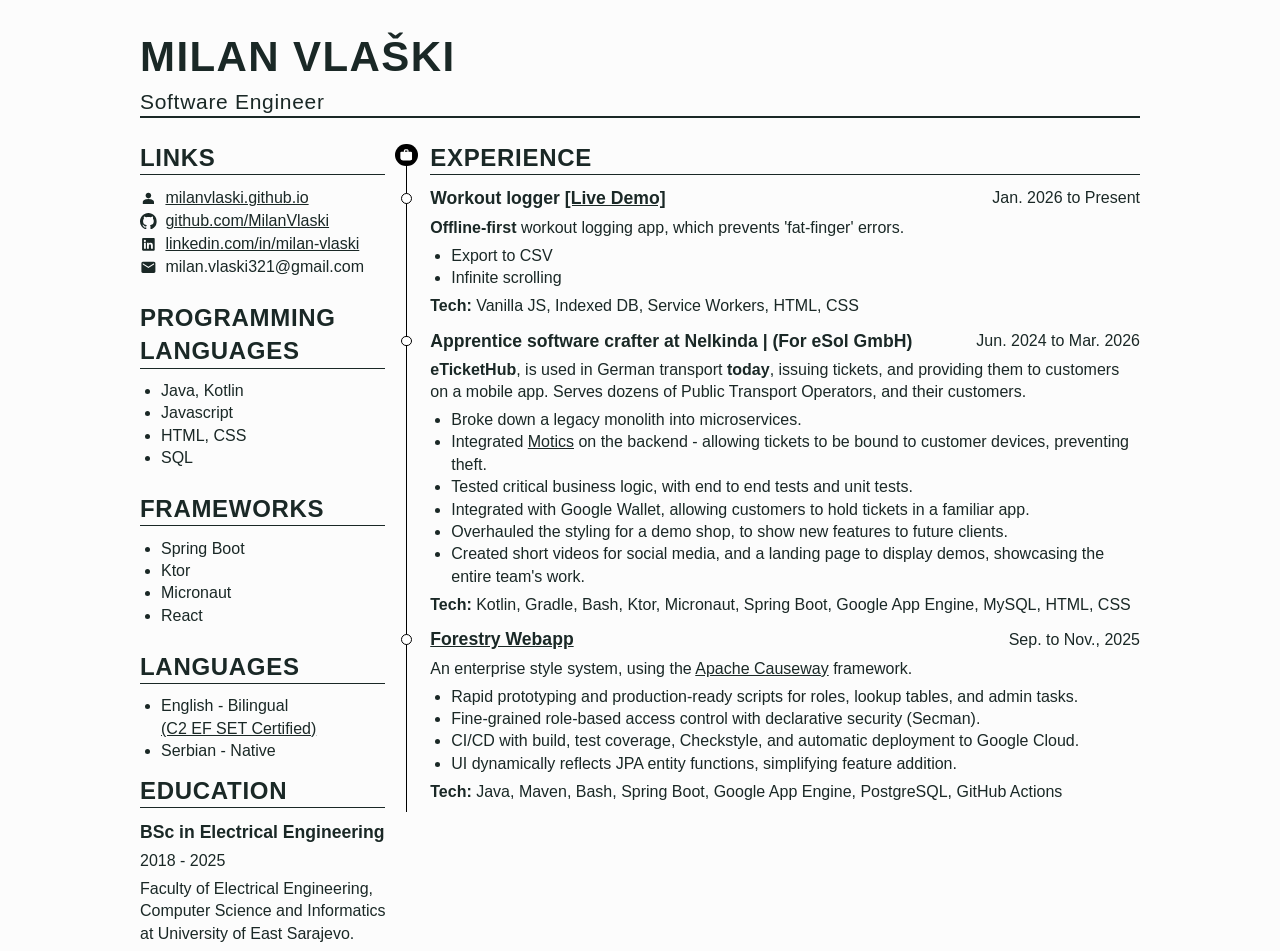
<file: index.html>
<!DOCTYPE html>
<html lang="en">

<head>
    <meta charset="UTF-8">
    <meta name="viewport" content="width=device-width, initial-scale=1.0">
    <link rel="stylesheet" href="style.css">
    <title>Milan Vlaški</title>
</head>

<body>
    <!-- svg icons-->
    <svg style="display: none;">
        <symbol id="icon-mail" viewBox="0 -960 960 960">
            <path d="M160-160q-33 0-56.5-23.5T80-240v-480q0-33 23.5-56.5T160-800h640q33 0 56.5 23.5T880-720v480q0 33-23.5 56.5T800-160H160Zm320-280 320-200v-80L480-520 160-720v80l320 200Z" />
        </symbol>
        <symbol id="icon-linkedin" viewBox="0 0 1024 1024">
            <path d="M782.293333 782.464H668.586667v-178.218667c0-42.496-0.853333-97.194667-59.306667-97.194666-59.264 0-68.309333 46.250667-68.309333 94.08v181.333333h-113.749334V416h109.226667v49.92h1.493333c15.274667-28.757333 52.394667-59.178667 107.861334-59.178667 115.2 0 136.533333 75.861333 136.533333 174.549334v201.173333zM298.794667 365.866667a65.962667 65.962667 0 0 1-66.048-66.090667 66.048 66.048 0 1 1 66.005333 66.090667z m57.002666 416.597333H241.749333V416H355.84v366.464zM839.253333 128H184.704C153.301333 128 128 152.746667 128 183.338667v657.322666C128 871.253333 153.344 896 184.661333 896h654.421334C870.4 896 896 871.253333 896 840.661333V183.338667C896 152.746667 870.4 128 839.082667 128h0.128z" />
        </symbol>
        <symbol id="icon-github" viewBox="0 0 24 24">
            <path fill-rule="evenodd" clip-rule="evenodd" d="M12 0C5.37 0 0 5.37 0 12C0 17.31 3.435 21.795 8.205 23.385C8.805 23.49 9.03 23.13 9.03 22.815C9.03 22.53 9.015 21.585 9.015 20.58C6 21.135 5.22 19.845 4.98 19.17C4.845 18.825 4.26 17.76 3.75 17.475C3.33 17.25 2.73 16.695 3.735 16.68C4.68 16.665 5.355 17.55 5.58 17.91C6.66 19.725 8.385 19.215 9.075 18.9C9.18 18.12 9.495 17.595 9.84 17.295C7.17 16.995 4.38 15.96 4.38 11.37C4.38 10.065 4.845 8.985 5.61 8.145C5.49 7.845 5.07 6.615 5.73 4.965C5.73 4.965 6.735 4.65 9.03 6.195C9.99 5.925 11.01 5.79 12.03 5.79C13.05 5.79 14.07 5.925 15.03 6.195C17.325 4.635 18.33 4.965 18.33 4.965C18.99 6.615 18.57 7.845 18.45 8.145C19.215 8.985 19.68 10.05 19.68 11.37C19.68 15.975 16.875 16.995 14.205 17.295C14.64 17.67 15.015 18.39 15.015 19.515C15.015 21.12 15 22.41 15 22.815C15 23.13 15.225 23.505 15.825 23.385C18.2072 22.5808 20.2773 21.0498 21.7438 19.0074C23.2103 16.9651 23.9994 14.5143 24 12C24 5.37 18.63 0 12 0Z" />
        </symbol>
        <symbol id="icon-profile" viewBox="0 -960 960 960">
            <path d="M480-480q-66 0-113-47t-47-113q0-66 47-113t113-47q66 0 113 47t47 113q0 66-47 113t-113 47ZM160-160v-112q0-34 17.5-62.5T224-378q62-31 126-46.5T480-440q66 0 130 15.5T736-378q29 15 46.5 43.5T800-272v112H160Z"/>
        </symbol>
        <symbol id="icon-school" viewBox="0 -960 960 960">
            <path d="M840-280v-276L480-360 40-600l440-240 440 240v320h-80ZM480-120 200-272v-200l280 152 280-152v200L480-120Z"/>
        </symbol>
        <symbol id="icon-work" viewBox="0 -960 960 960">
            <path d="M160-120q-33 0-56.5-23.5T80-200v-440q0-33 23.5-56.5T160-720h160v-80q0-33 23.5-56.5T400-880h160q33 0 56.5 23.5T640-800v80h160q33 0 56.5 23.5T880-640v440q0 33-23.5 56.5T800-120H160Zm240-600h160v-80H400v80Z"/>
        </symbol>
        <symbol id="person" viewBox="0 -960 960 960">
            <path d="M367-527q-47-47-47-113t47-113q47-47 113-47t113 47q47 47 47 113t-47 113q-47 47-113 47t-113-47ZM160-160v-112q0-34 17.5-62.5T224-378q62-31 126-46.5T480-440q66 0 130 15.5T736-378q29 15 46.5 43.5T800-272v112H160Z" />
        </symbol>
    </svg>

    <header>
        <h1>Milan Vlaški</h1>
        <p class="vocation">Software Engineer</p>
    </header>


    <main>


        <aside>

            <section class="links">
                <h2>Links</h2>
                <ul>
                    <li>
                        <svg><use href="#person"></use></svg>
                        <a href="https://milanvlaski.github.io/">milanvlaski.github.io</a>
                    </li>
                    <li>                        
                        <svg><use href="#icon-github"></use></svg>
                        <a href="https://github.com/MilanVlaski" target="_blank" rel="noopener noreferrer">github.com/MilanVlaski</a>
                    </li>
                    <li>                        
                        <svg><use href="#icon-linkedin"></use></svg>
                        <a href="https://linkedin.com/in/milan-vlaski">linkedin.com/in/milan-vlaski</a>
                    </li>
                    <li>
                        <svg><use href="#icon-mail"></use></svg>
                        <span>milan.vlaski321@gmail.com</span>
                    </li>
                </ul>
            </section>

            <!-- <section> -->
            <!-- <h2>Github</h2> -->
            <!-- </section> -->

            <section>
                <h2>Programming<br> Languages</h2>
                <ul>
                    <li>Java, Kotlin</li>
                    <li>Javascript</li>
                    <li>HTML, CSS</li>
                    <li>SQL</li>
                </ul>
            </section>

            <section>
                <h2>Frameworks</h2>
                <ul>
                    <li>Spring Boot</li>
                    <li>Ktor</li>
                    <li>Micronaut</li>
                    <li>React</li>
                </ul>
            </section>

            <section>
                <h2>Languages</h2>
                <ul>
                    <li>English - Bilingual<br>
                        <a href="https://cert.efset.org/SCUx8u">
                            (C2 EF SET Certified)
                        </a>
                    </li>
                    <li>Serbian - Native</li>
                </ul>
            </section>

                <h2>Education</h2>
                <section>
                    <p>
                        <span>BSc in Electrical Engineering</span>
                        
                        <div>2018 - 2025</div>
                    </p>
                    <p>
                        Faculty of Electrical Engineering,<br> Computer Science and Informatics<br> at University of East Sarajevo.
                    </p>
                </section>

        </aside>


        <article>

            <!-- <article>
                <svg><use href="#icon-profile"></use></svg>
                <h2>Profile</h2>
                <p>I build software that solves problems end-to-end.</p>
            </article> -->

            <article class="work-experience">
            <svg><use href="#icon-work"></use></svg>
                <h2>Experience</h2>

                <section>
                    <p>
                        <span>Workout logger <a href="https://milanvlaski.github.io/workout-logger/" target="_blank" rel="noopener noreferrer">[Live Demo]</a></span>
                        <span>Jan. 2026 to Present</span>
                    </p>
                    <p><strong>Offline-first</strong> workout logging app, which prevents 'fat-finger' errors.</p>
                    <ul>
                        <li>Export to CSV</li>
                        <li>Infinite scrolling</li>
                    </ul>
                    <p><strong>Tech: </strong> Vanilla JS, Indexed DB, Service Workers, HTML, CSS</p>
                </section>
                <section>
                    <p>
                        <!-- TODO make this a hgroup > heading + p. Also, everywhere below.-->
                        <span>Apprentice software crafter at Nelkinda | (For eSol GmbH)</span>
                        <span>Jun. 2024 to Mar. 2026</span>
                    </p>
                    <p><strong>eTicketHub</strong>, is used in German transport <strong>today</strong>, issuing tickets, and providing them to customers on a mobile app. Serves dozens of Public Transport Operators, and their customers.</p>
                    <ul>
                        <li>Broke down a legacy monolith into microservices.</li>
                        <li>Integrated <a href="https://www.eticket-deutschland.de/en/motics/" target="_blank" rel="noopener noreferrer">Motics</a> on the backend - allowing tickets to be bound to customer devices, preventing theft.</li>
                        <li>Tested critical business logic, with end to end tests and unit tests.</li>
                        <li>Integrated with Google Wallet, allowing customers to hold tickets in a familiar app.</li>
                        <li>Overhauled the styling for a demo shop, to show new features to future clients.</li>
                        <li>Created short videos for social media, and a landing page to display demos, showcasing the entire team's work.</li>
                    </ul>
                    <p><strong>Tech: </strong>Kotlin, Gradle, Bash, Ktor, Micronaut, Spring Boot, Google App Engine, MySQL, HTML, CSS</p>
                </section>

                <section>
                    <p>
                        <span><a href="https://github.com/MilanVlaski/forestry" target="_blank" rel="noopener noreferrer">Forestry Webapp</a></span>
                        <span>Sep. to Nov., 2025</span>
                    </p>
                    <p>An enterprise style system, using the <a href="https://causeway.apache.org" target="_blank" rel="noopener noreferrer">Apache Causeway</a> framework.</p> 
                    <ul>
                        <li>Rapid prototyping and production-ready scripts for roles, lookup tables, and admin tasks.</li>
                        <li>Fine-grained role-based access control with declarative security (Secman).</li>
                        <li>CI/CD with build, test coverage, Checkstyle, and automatic deployment to Google Cloud.</li>
                        <li>UI dynamically reflects JPA entity functions, simplifying feature addition.</li>
                    </ul>
                    <p><strong>Tech: </strong>Java, Maven, Bash, Spring Boot, Google App Engine, PostgreSQL, GitHub Actions</p>
                </section>

                <!-- <section>
                    <p>
                        <span><a href="https://github.com/MilanVlaski/RACIS" target="_blank" rel="noopener noreferrer">Rent a car information system</a></span>
                        <span>2023</span>
                    </p>
                    <p>This system allows data management for car rentals. It generates a user interface from database metadata. A fun university project.
                </section> -->

            </article>

            <!-- <article>
                <svg><use href="#icon-school"></use></svg>
                <h2>Education</h2>
                <section>
                    <p>
                        <span>Bachelor's degree in Electrical Engineering</span>
                        <span>2018 - 2025</span>
                    </p>
                    <p>
                        Faculty of Electrical Engineering, Computer Science and Informatics at University of East Sarajevo
                    </p>
                </section>
            </article> -->

        </article>
        </main>
</body>

</html>
</file>
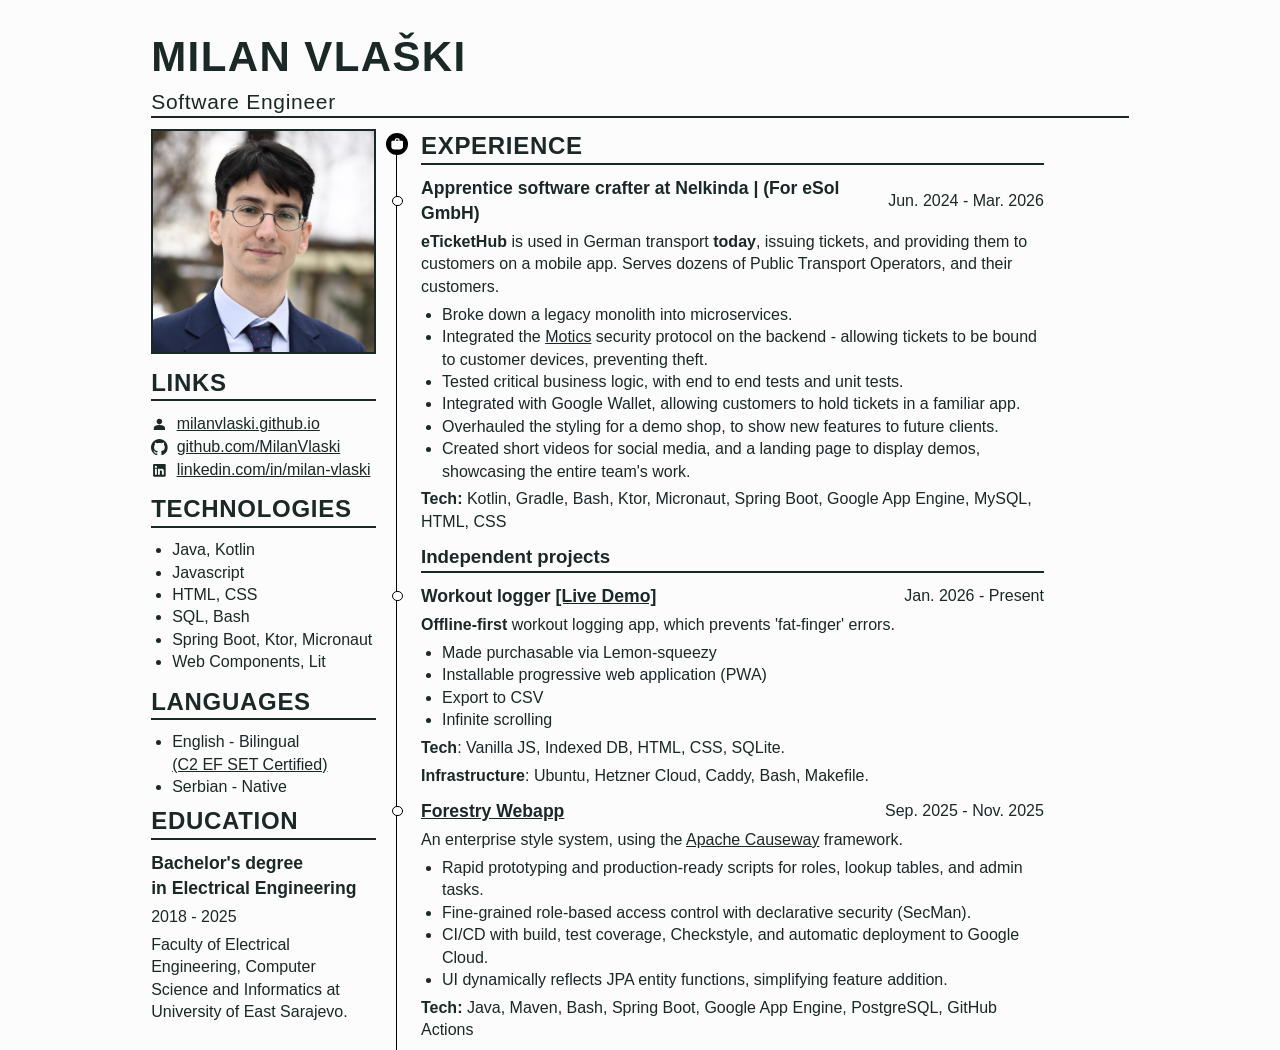
<file: docs/index.html>
<!DOCTYPE html>
<html lang="en">

<head>
    <meta charset="UTF-8">
    <meta name="viewport" content="width=device-width, initial-scale=1.0">
    <link rel="stylesheet" href="style.css">
    <title>Milan Vlaški</title>
</head>

<body>
    <!-- svg icons-->
    <svg style="display: none;">
        <symbol id="icon-mail" viewBox="0 -960 960 960">
            <path d="M160-160q-33 0-56.5-23.5T80-240v-480q0-33 23.5-56.5T160-800h640q33 0 56.5 23.5T880-720v480q0 33-23.5 56.5T800-160H160Zm320-280 320-200v-80L480-520 160-720v80l320 200Z" />
        </symbol>
        <symbol id="icon-linkedin" viewBox="0 0 1024 1024">
            <path d="M782.293333 782.464H668.586667v-178.218667c0-42.496-0.853333-97.194667-59.306667-97.194666-59.264 0-68.309333 46.250667-68.309333 94.08v181.333333h-113.749334V416h109.226667v49.92h1.493333c15.274667-28.757333 52.394667-59.178667 107.861334-59.178667 115.2 0 136.533333 75.861333 136.533333 174.549334v201.173333zM298.794667 365.866667a65.962667 65.962667 0 0 1-66.048-66.090667 66.048 66.048 0 1 1 66.005333 66.090667z m57.002666 416.597333H241.749333V416H355.84v366.464zM839.253333 128H184.704C153.301333 128 128 152.746667 128 183.338667v657.322666C128 871.253333 153.344 896 184.661333 896h654.421334C870.4 896 896 871.253333 896 840.661333V183.338667C896 152.746667 870.4 128 839.082667 128h0.128z" />
        </symbol>
        <symbol id="icon-github" viewBox="0 0 24 24">
            <path fill-rule="evenodd" clip-rule="evenodd" d="M12 0C5.37 0 0 5.37 0 12C0 17.31 3.435 21.795 8.205 23.385C8.805 23.49 9.03 23.13 9.03 22.815C9.03 22.53 9.015 21.585 9.015 20.58C6 21.135 5.22 19.845 4.98 19.17C4.845 18.825 4.26 17.76 3.75 17.475C3.33 17.25 2.73 16.695 3.735 16.68C4.68 16.665 5.355 17.55 5.58 17.91C6.66 19.725 8.385 19.215 9.075 18.9C9.18 18.12 9.495 17.595 9.84 17.295C7.17 16.995 4.38 15.96 4.38 11.37C4.38 10.065 4.845 8.985 5.61 8.145C5.49 7.845 5.07 6.615 5.73 4.965C5.73 4.965 6.735 4.65 9.03 6.195C9.99 5.925 11.01 5.79 12.03 5.79C13.05 5.79 14.07 5.925 15.03 6.195C17.325 4.635 18.33 4.965 18.33 4.965C18.99 6.615 18.57 7.845 18.45 8.145C19.215 8.985 19.68 10.05 19.68 11.37C19.68 15.975 16.875 16.995 14.205 17.295C14.64 17.67 15.015 18.39 15.015 19.515C15.015 21.12 15 22.41 15 22.815C15 23.13 15.225 23.505 15.825 23.385C18.2072 22.5808 20.2773 21.0498 21.7438 19.0074C23.2103 16.9651 23.9994 14.5143 24 12C24 5.37 18.63 0 12 0Z" />
        </symbol>
        <symbol id="icon-profile" viewBox="0 -960 960 960">
            <path d="M480-480q-66 0-113-47t-47-113q0-66 47-113t113-47q66 0 113 47t47 113q0 66-47 113t-113 47ZM160-160v-112q0-34 17.5-62.5T224-378q62-31 126-46.5T480-440q66 0 130 15.5T736-378q29 15 46.5 43.5T800-272v112H160Z"/>
        </symbol>
        <symbol id="icon-school" viewBox="0 -960 960 960">
            <path d="M840-280v-276L480-360 40-600l440-240 440 240v320h-80ZM480-120 200-272v-200l280 152 280-152v200L480-120Z"/>
        </symbol>
        <symbol id="icon-work" viewBox="0 -960 960 960">
            <path d="M160-120q-33 0-56.5-23.5T80-200v-440q0-33 23.5-56.5T160-720h160v-80q0-33 23.5-56.5T400-880h160q33 0 56.5 23.5T640-800v80h160q33 0 56.5 23.5T880-640v440q0 33-23.5 56.5T800-120H160Zm240-600h160v-80H400v80Z"/>
        </symbol>
        <symbol id="person" viewBox="0 -960 960 960">
            <path d="M367-527q-47-47-47-113t47-113q47-47 113-47t113 47q47 47 47 113t-47 113q-47 47-113 47t-113-47ZM160-160v-112q0-34 17.5-62.5T224-378q62-31 126-46.5T480-440q66 0 130 15.5T736-378q29 15 46.5 43.5T800-272v112H160Z" />
        </symbol>
    </svg>

    <header>
        <hgroup>
            <h1>Milan Vlaški</h1>
            <p class="vocation">Software Engineer</p>
        </hgroup>
    </header>


    <main>


        <aside>
        <img src="./assets/img/portrait_square.jpg" alt="Picture of Milan Vlaški">

            <section class="links">
                <h2>Links</h2>
                <ul>
                    <li>
                        <svg><use href="#person"></use></svg>
                        <a href="https://milanvlaski.github.io/" target="_blank" rel="noopener noreferrer">milanvlaski.github.io</a>
                    </li>
                    <li>                        
                        <svg><use href="#icon-github"></use></svg>
                        <a href="https://github.com/MilanVlaski" target="_blank" rel="noopener noreferrer">github.com/MilanVlaski</a>
                    </li>
                    <li>                        
                        <svg><use href="#icon-linkedin"></use></svg>
                        <a href="https://linkedin.com/in/milan-vlaski" target="_blank" rel="noopener noreferrer">linkedin.com/in/milan-vlaski</a>
                    </li>
                </ul>
            </section>

            <section>
                <h2>Technologies</h2>
                <ul>
                    <li>Java, Kotlin</li>
                    <li>Javascript</li>
                    <li>HTML, CSS</li>
                    <li>SQL, Bash</li>
                    <li>Spring Boot, Ktor, Micronaut</li>
                    <li>Web Components, Lit</li>
                </ul>
            </section>

            <section>
                <h2>Languages</h2>
                <ul>
                    <li>English - Bilingual<br>
                        <a href="https://cert.efset.org/SCUx8u">
                            (C2 EF SET Certified)
                        </a>
                    </li>
                    <li>Serbian - Native</li>
                </ul>
            </section>

                <h2>Education</h2>
                <section>
                    <p>
                        <span>Bachelor's degree<br>in Electrical Engineering</span>
                        
                        <div>2018 - 2025</div>
                    </p>
                    <p>
                        Faculty of Electrical Engineering, Computer Science and Informatics at University of East Sarajevo.
                    </p>
                </section>

        </aside>


        <article>


            <article class="work-experience">
            <svg><use href="#icon-work"></use></svg>
                <h2>Experience</h2>

                <section>
                    <p>
                        <!-- TODO make this a hgroup > heading + p. Also, everywhere below.-->
                        <span>Apprentice software crafter at Nelkinda | (For eSol GmbH)</span>
                        <span>Jun. 2024 - Mar. 2026</span>
                    </p>
                    <p><strong>eTicketHub</strong> is used in German transport <strong>today</strong>, issuing tickets, and providing them to customers on a mobile app. Serves dozens of Public Transport Operators, and their customers.</p>
                    <ul>
                        <li>Broke down a legacy monolith into microservices.</li>
                        <li>Integrated the <a href="https://www.eticket-deutschland.de/en/motics/" target="_blank" rel="noopener noreferrer">Motics</a> security protocol on the backend - allowing tickets to be bound to customer devices, preventing theft.</li>
                        <li>Tested critical business logic, with end to end tests and unit tests.</li>
                        <li>Integrated with Google Wallet, allowing customers to hold tickets in a familiar app.</li>
                        <li>Overhauled the styling for a demo shop, to show new features to future clients.</li>
                        <li>Created short videos for social media, and a landing page to display demos, showcasing the entire team's work.</li>
                    </ul>
                    <p><strong>Tech: </strong>Kotlin, Gradle, Bash, Ktor, Micronaut, Spring Boot, Google App Engine, MySQL, HTML, CSS</p>
                </section>

                <h3>Independent projects</h3>

                <section>
                    <p>
                        <span>Workout logger <a href="https://milanvlaski.github.io/workout-logger/" target="_blank" rel="noopener noreferrer">[Live Demo]</a></span>
                        <span>Jan. 2026 - Present</span>
                    </p>
                    <p><strong>Offline-first</strong> workout logging app, which prevents 'fat-finger' errors.</p>
                    <ul>
                        <li>Made purchasable via Lemon-squeezy</li>
                        <li>Installable progressive web application (PWA)</li>
                        <li>Export to CSV</li>
                        <li>Infinite scrolling</li>
                    </ul>
                    <p><b>Tech</b>: Vanilla JS, Indexed DB, HTML, CSS, SQLite. </p>
                    <p><b>Infrastructure</b>: Ubuntu, Hetzner Cloud, Caddy, Bash, Makefile.</p>
                </section>

                <section>
                    <p>
                        <span><a href="https://github.com/MilanVlaski/forestry" target="_blank" rel="noopener noreferrer">Forestry Webapp</a></span>
                        <span>Sep. 2025 - Nov. 2025</span>
                    </p>
                    <p>An enterprise style system, using the <a href="https://causeway.apache.org" target="_blank" rel="noopener noreferrer">Apache Causeway</a> framework.</p>
                    <ul>
                        <li>Rapid prototyping and production-ready scripts for roles, lookup tables, and admin tasks.</li>
                        <li>Fine-grained role-based access control with declarative security (SecMan).</li>
                        <li>CI/CD with build, test coverage, Checkstyle, and automatic deployment to Google Cloud.</li>
                        <li>UI dynamically reflects JPA entity functions, simplifying feature addition.</li>
                    </ul>
                    <p><strong>Tech: </strong>Java, Maven, Bash, Spring Boot, Google App Engine, PostgreSQL, GitHub Actions</p>
                </section>
            </article>

        </article>
        </main>
</body>

</html>
</file>
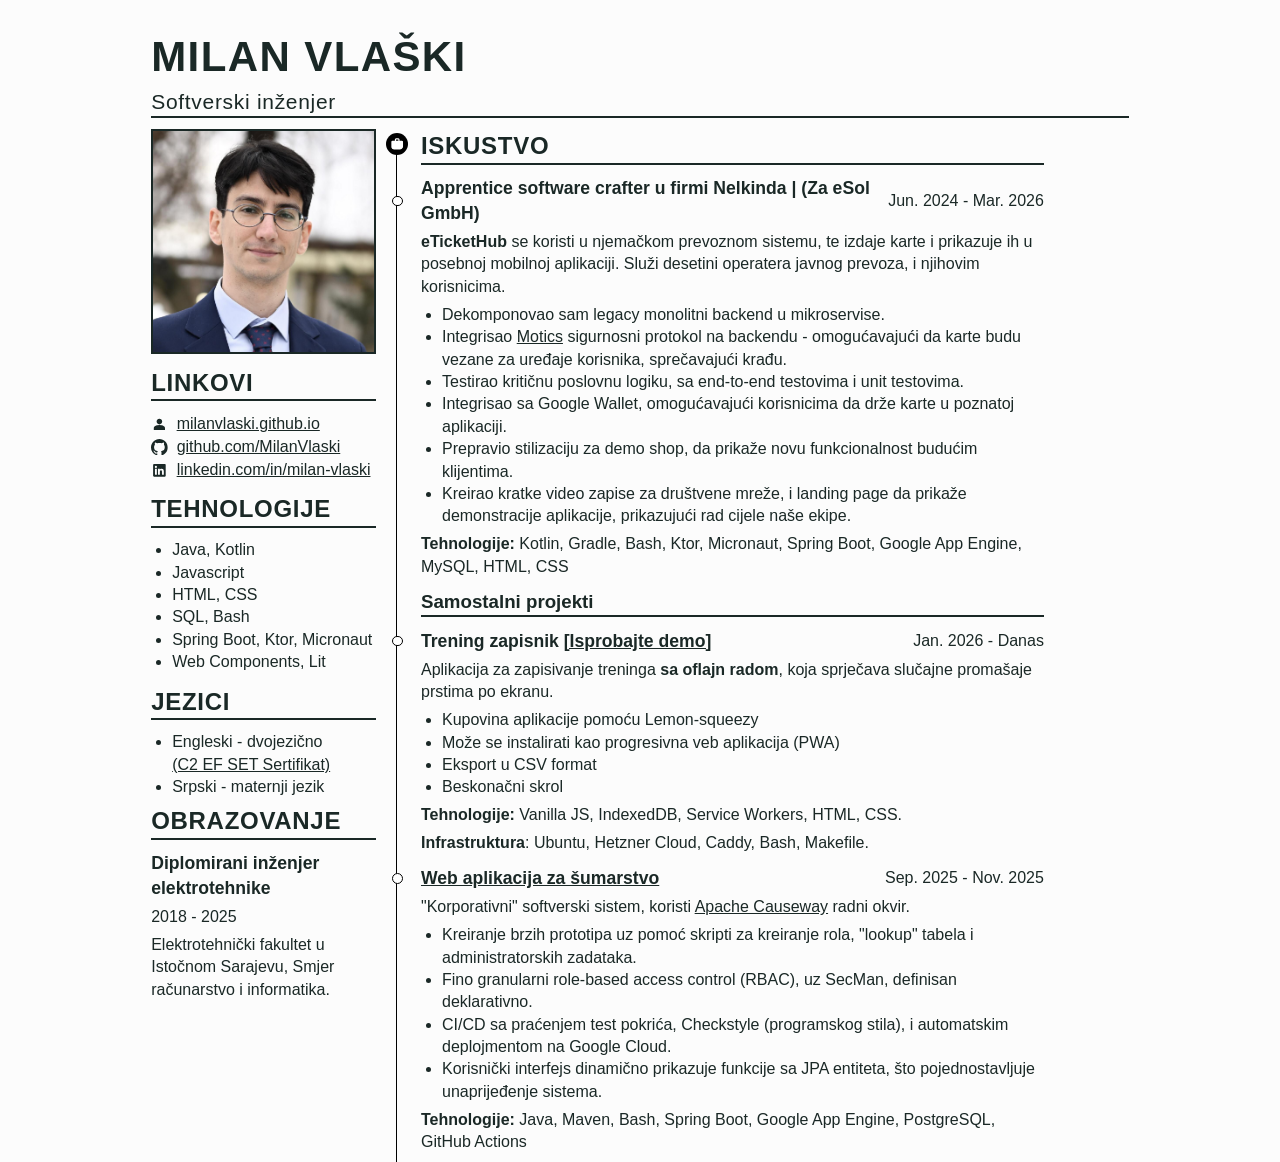
<file: docs/sr/index.html>
<!DOCTYPE html>
<html lang="en">

<head>
    <meta charset="UTF-8">
    <meta name="viewport" content="width=device-width, initial-scale=1.0">
    <link rel="stylesheet" href="./../style.css">
    <title>Milan Vlaški</title>
</head>

<body>
    <!-- svg icons-->
    <svg style="display: none;">
        <symbol id="icon-mail" viewBox="0 -960 960 960">
            <path d="M160-160q-33 0-56.5-23.5T80-240v-480q0-33 23.5-56.5T160-800h640q33 0 56.5 23.5T880-720v480q0 33-23.5 56.5T800-160H160Zm320-280 320-200v-80L480-520 160-720v80l320 200Z" />
        </symbol>
        <symbol id="icon-linkedin" viewBox="0 0 1024 1024">
            <path d="M782.293333 782.464H668.586667v-178.218667c0-42.496-0.853333-97.194667-59.306667-97.194666-59.264 0-68.309333 46.250667-68.309333 94.08v181.333333h-113.749334V416h109.226667v49.92h1.493333c15.274667-28.757333 52.394667-59.178667 107.861334-59.178667 115.2 0 136.533333 75.861333 136.533333 174.549334v201.173333zM298.794667 365.866667a65.962667 65.962667 0 0 1-66.048-66.090667 66.048 66.048 0 1 1 66.005333 66.090667z m57.002666 416.597333H241.749333V416H355.84v366.464zM839.253333 128H184.704C153.301333 128 128 152.746667 128 183.338667v657.322666C128 871.253333 153.344 896 184.661333 896h654.421334C870.4 896 896 871.253333 896 840.661333V183.338667C896 152.746667 870.4 128 839.082667 128h0.128z" />
        </symbol>
        <symbol id="icon-github" viewBox="0 0 24 24">
            <path fill-rule="evenodd" clip-rule="evenodd" d="M12 0C5.37 0 0 5.37 0 12C0 17.31 3.435 21.795 8.205 23.385C8.805 23.49 9.03 23.13 9.03 22.815C9.03 22.53 9.015 21.585 9.015 20.58C6 21.135 5.22 19.845 4.98 19.17C4.845 18.825 4.26 17.76 3.75 17.475C3.33 17.25 2.73 16.695 3.735 16.68C4.68 16.665 5.355 17.55 5.58 17.91C6.66 19.725 8.385 19.215 9.075 18.9C9.18 18.12 9.495 17.595 9.84 17.295C7.17 16.995 4.38 15.96 4.38 11.37C4.38 10.065 4.845 8.985 5.61 8.145C5.49 7.845 5.07 6.615 5.73 4.965C5.73 4.965 6.735 4.65 9.03 6.195C9.99 5.925 11.01 5.79 12.03 5.79C13.05 5.79 14.07 5.925 15.03 6.195C17.325 4.635 18.33 4.965 18.33 4.965C18.99 6.615 18.57 7.845 18.45 8.145C19.215 8.985 19.68 10.05 19.68 11.37C19.68 15.975 16.875 16.995 14.205 17.295C14.64 17.67 15.015 18.39 15.015 19.515C15.015 21.12 15 22.41 15 22.815C15 23.13 15.225 23.505 15.825 23.385C18.2072 22.5808 20.2773 21.0498 21.7438 19.0074C23.2103 16.9651 23.9994 14.5143 24 12C24 5.37 18.63 0 12 0Z" />
        </symbol>
        <symbol id="icon-profile" viewBox="0 -960 960 960">
            <path d="M480-480q-66 0-113-47t-47-113q0-66 47-113t113-47q66 0 113 47t47 113q0 66-47 113t-113 47ZM160-160v-112q0-34 17.5-62.5T224-378q62-31 126-46.5T480-440q66 0 130 15.5T736-378q29 15 46.5 43.5T800-272v112H160Z"/>
        </symbol>
        <symbol id="icon-school" viewBox="0 -960 960 960">
            <path d="M840-280v-276L480-360 40-600l440-240 440 240v320h-80ZM480-120 200-272v-200l280 152 280-152v200L480-120Z"/>
        </symbol>
        <symbol id="icon-work" viewBox="0 -960 960 960">
            <path d="M160-120q-33 0-56.5-23.5T80-200v-440q0-33 23.5-56.5T160-720h160v-80q0-33 23.5-56.5T400-880h160q33 0 56.5 23.5T640-800v80h160q33 0 56.5 23.5T880-640v440q0 33-23.5 56.5T800-120H160Zm240-600h160v-80H400v80Z"/>
        </symbol>
        <symbol id="person" viewBox="0 -960 960 960">
            <path d="M367-527q-47-47-47-113t47-113q47-47 113-47t113 47q47 47 47 113t-47 113q-47 47-113 47t-113-47ZM160-160v-112q0-34 17.5-62.5T224-378q62-31 126-46.5T480-440q66 0 130 15.5T736-378q29 15 46.5 43.5T800-272v112H160Z" />
        </symbol>
    </svg>

    <header>
        <h1>Milan Vlaški</h1>
        <p class="vocation">Softverski inženjer</p>
    </header>


    <main>


        <aside>
        <img src="./../assets/img/portrait_square.jpg" alt="Picture of Milan Vlaški">

            <section class="links">
                <h2>Linkovi</h2>
                <ul>
                    <li>
                        <svg><use href="#person"></use></svg>
                        <a href="https://milanvlaski.github.io/sr/" target="_blank" rel="noopener noreferrer">milanvlaski.github.io</a>
                    </li>
                    <li>                        
                        <svg><use href="#icon-github"></use></svg>
                        <a href="https://github.com/MilanVlaski" target="_blank" rel="noopener noreferrer">github.com/MilanVlaski</a>
                    </li>
                    <li>                        
                        <svg><use href="#icon-linkedin"></use></svg>
                        <a href="https://linkedin.com/in/milan-vlaski" target="_blank" rel="noopener noreferrer">linkedin.com/in/milan-vlaski</a>
                    </li>
                </ul>
            </section>

            <section>
                <h2>Tehnologije</h2>
                <ul>
                    <li>Java, Kotlin</li>
                    <li>Javascript</li>
                    <li>HTML, CSS</li>
                    <li>SQL, Bash</li>
                    <li>Spring Boot, Ktor, Micronaut</li>
                    <li>Web Components, Lit</li>
                </ul>
            </section>

            <section>
                <h2>Jezici</h2>
                <ul>
                    <li>Engleski - dvojezično<br>
                        <a href="https://cert.efset.org/SCUx8u">
                            (C2 EF SET Sertifikat)
                        </a>
                    </li>
                    <li>Srpski - maternji jezik</li>
                </ul>
            </section>

                <h2>Obrazovanje</h2>
                <section>
                    <p>
                        <span>Diplomirani inženjer elektrotehnike</span>
                        
                        <div>2018 - 2025</div>
                    </p>
                    <p>
                        Elektrotehnički fakultet u Istočnom Sarajevu, Smjer računarstvo i informatika.
                    </p>
                </section>

        </aside>


        <article>

            <article class="work-experience">
            <svg><use href="#icon-work"></use></svg>
                <h2>Iskustvo</h2>

                <section>
                    <p>
                        <!-- TODO make this a hgroup > heading + p. Also, everywhere below.-->
                        <span>Apprentice software crafter u firmi Nelkinda | (Za eSol GmbH)</span>
                        <span>Jun. 2024 - Mar. 2026</span>
                    </p>
                    <p><strong>eTicketHub</strong> se koristi u njemačkom prevoznom sistemu, te izdaje karte i prikazuje ih u posebnoj mobilnoj aplikaciji. Služi desetini operatera javnog prevoza, i njihovim korisnicima.</p>
                    <ul>
                        <li>Dekomponovao sam legacy monolitni backend u mikroservise.</li>
                        <li>Integrisao <a href="https://www.eticket-deutschland.de/en/motics/" target="_blank" rel="noopener noreferrer">Motics</a> sigurnosni protokol na backendu - omogućavajući da karte budu vezane za uređaje korisnika, sprečavajući krađu.</li>
                        <li>Testirao kritičnu poslovnu logiku, sa end-to-end testovima i unit testovima.</li>
                        <li>Integrisao sa Google Wallet, omogućavajući korisnicima da drže karte u poznatoj aplikaciji.</li>
                        <li>Prepravio stilizaciju za demo shop, da prikaže novu funkcionalnost budućim klijentima.</li>
                        <li>Kreirao kratke video zapise za društvene mreže, i landing page da prikaže demonstracije aplikacije, prikazujući rad cijele naše ekipe.</li>
                    </ul>
                    <p><strong>Tehnologije: </strong>Kotlin, Gradle, Bash, Ktor, Micronaut, Spring Boot, Google App Engine, MySQL, HTML, CSS</p>
                </section>

                
                <h3>Samostalni projekti</h3>
                
                <section>
                    <p>
                        <span>Trening zapisnik <a href="https://milanvlaski.github.io/workout-logger/" target="_blank" rel="noopener noreferrer">[Isprobajte demo]</a></span>
                        <span>Jan. 2026 - Danas</span>
                    </p>
                    <p>Aplikacija za zapisivanje treninga <strong>sa oflajn radom</strong>, koja sprječava slučajne promašaje prstima po ekranu.</p>
                    <ul>
                        <li>Kupovina aplikacije pomoću Lemon-squeezy</li>
                        <li>Može se instalirati kao progresivna veb aplikacija (PWA)</li>
                        <li>Eksport u CSV format</li>
                        <li>Beskonačni skrol</li>
                    </ul>
                    <p><strong>Tehnologije: </strong> Vanilla JS, IndexedDB, Service Workers, HTML, CSS.</p>                    <p><b>Infrastruktura</b>: Ubuntu, Hetzner Cloud, Caddy, Bash, Makefile.</p>
                </section>

                <section>
                    <p>
                        <span><a href="https://github.com/MilanVlaski/forestry" target="_blank" rel="noopener noreferrer">Web aplikacija za šumarstvo</a></span>
                        <span>Sep. 2025 - Nov. 2025</span>
                    </p>
                    <p>"Korporativni" softverski sistem, koristi <a href="https://causeway.apache.org" target="_blank" rel="noopener noreferrer">Apache Causeway</a> radni okvir.</p> 
                    <ul>
                        <li>Kreiranje brzih prototipa uz pomoć skripti za kreiranje rola, "lookup" tabela i administratorskih zadataka. </li>
                        <li>Fino granularni role-based access control (RBAC), uz SecMan, definisan deklarativno.</li>
                        <li>CI/CD sa praćenjem test pokrića, Checkstyle (programskog stila), i automatskim deplojmentom na Google Cloud.</li>
                        <li>Korisnički interfejs dinamično prikazuje funkcije sa JPA entiteta, što pojednostavljuje unaprijeđenje sistema.</li>
                    </ul>
                    <p><strong>Tehnologije: </strong>Java, Maven, Bash, Spring Boot, Google App Engine, PostgreSQL, GitHub Actions</p>
                </section>
            </article>

            <!-- <article>
                <svg><use href="#icon-school"></use></svg>
                <h2>Education</h2>
                <section>
                    <p>
                        <span>Bachelor's degree in Electrical Engineering</span>
                        <span>2018 - 2025</span>
                    </p>
                    <p>
                        Faculty of Electrical Engineering, Computer Science and Informatics at University of East Sarajevo
                    </p>
                </section>
            </article> -->

        </article>
        </main>
</body>

</html>
</file>
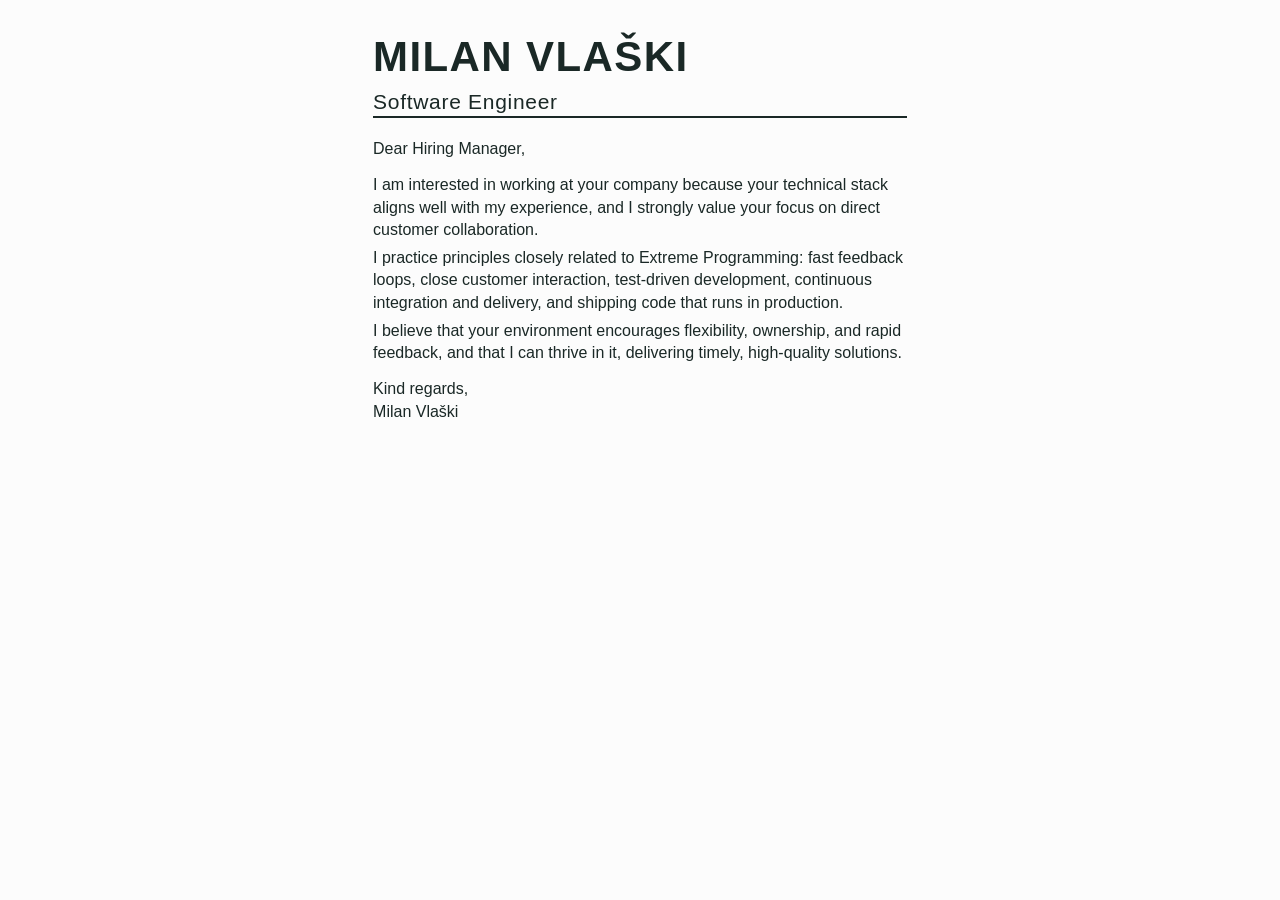
<file: cover_letter.html>
<!DOCTYPE html>
<html lang="en">
<head>
    <meta charset="UTF-8">
    <meta name="viewport" content="width=device-width, initial-scale=1.0">
    <title>Cover Letter</title>
    <link rel="stylesheet" href="style.css">

</head>
<body style="font-size: 16px; width: 60ch;">
    
    <header>
        <h1>Milan Vlaški</h1>
        <p class="vocation">Software Engineer</p>
    </header>

    <main style="margin-block: 1rem; display: block;">
        <p>Dear Hiring Manager,</p>
        
        <div style="margin-block: 1rem;">
            <p>
            I am interested in working at your company because your technical stack aligns well with my experience, and I strongly value your focus on direct customer collaboration.
            </p>
            
            <p>
            I practice principles closely related to Extreme Programming: fast feedback loops, close customer interaction, test-driven development, continuous integration and delivery, and shipping code that runs in production.
            </p>
            
            <p>
            I believe that your environment encourages flexibility, ownership, and rapid feedback, and that I can thrive in it, delivering timely, high-quality solutions.
            </p>
        </div>

<p >Kind regards,<br>
Milan Vlaški</p>

    </main>
</body>
</html>
</file>
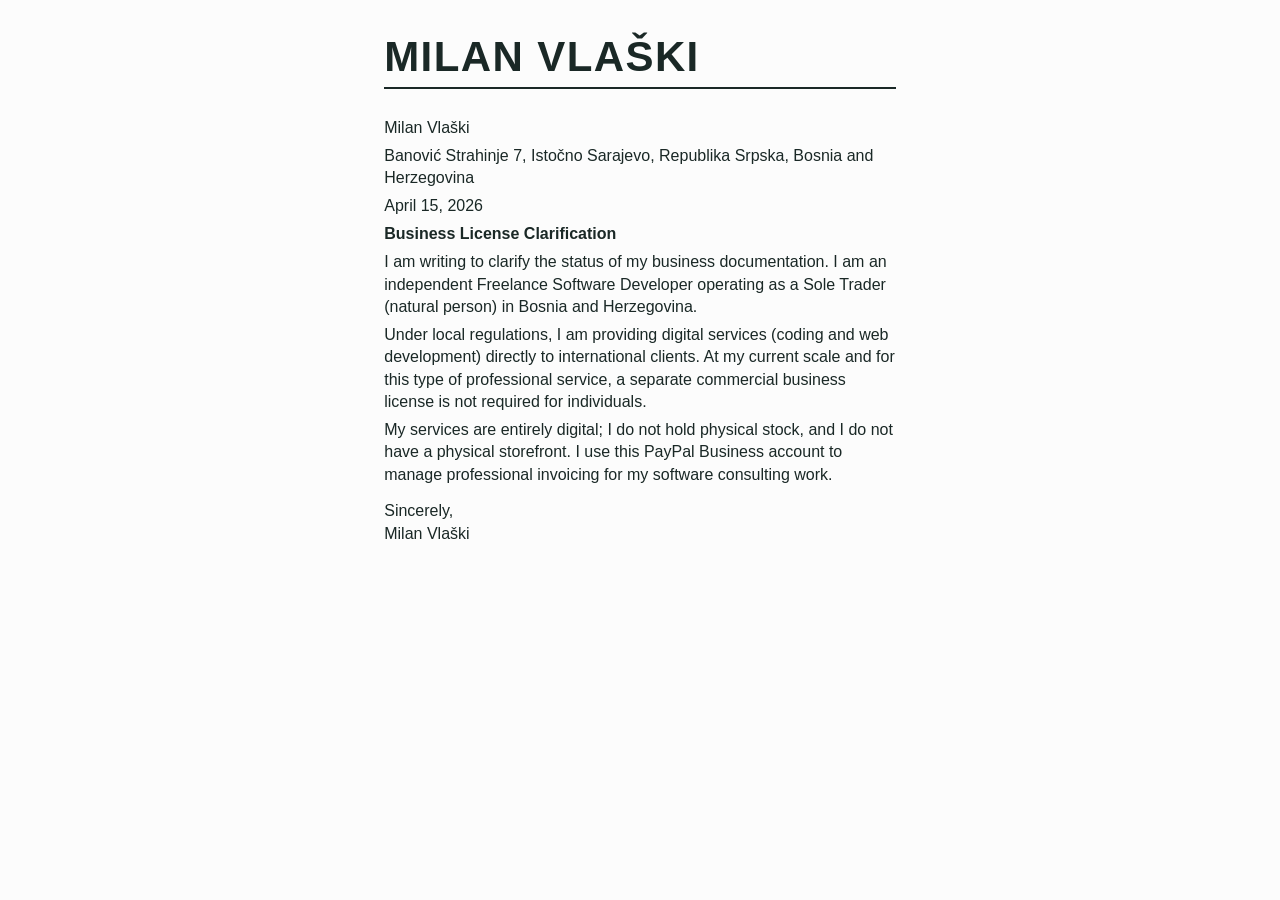
<file: docs/cover_letter.html>
<!DOCTYPE html>
<html lang="en">

<head>
    <meta charset="UTF-8">
    <meta name="viewport" content="width=device-width, initial-scale=1.0">
    <title>Cover Letter</title>
    <link rel="stylesheet" href="style.css">

</head>

<body style="font-size: 16px; width: 60ch;">

    <header>
        <h1>Milan Vlaški</h1>
        <!-- <p class="vocation">Software Engineer</p> -->
    </header>

    <main style="margin-block: 1rem; display: block;">
        <div style="margin-block: 1rem;">
            <p>Milan Vlaški</p>
            <p>Banović Strahinje 7, Istočno Sarajevo, Republika Srpska, Bosnia and Herzegovina</p>
            <p>April 15, 2026</p>
            <p><b>Business License Clarification</b></p>

            <p>I am writing to clarify the status of my business documentation. I am an independent Freelance Software Developer operating as a Sole Trader (natural person) in Bosnia and Herzegovina.</p>

            <p>Under local regulations, I am providing digital services (coding and web development) directly to international clients. At my current scale and for this type of professional service, a separate commercial business license is not required for individuals.</p>

            <p>My services are entirely digital; I do not hold physical stock, and I do not have a physical storefront. I use this PayPal Business account to manage professional invoicing for my software consulting work.</p>
        </div>

        <p>
            Sincerely,<br>
            Milan Vlaški</p>

    </main>
</body>

</html>
</file>
<file: style.css>
@font-face {
  font-family: 'Roboto';
  src: url('Roboto-VariableFont_wdth,wght.ttf') format('ttf');
  font-weight: 100 900;
  font-style: normal;
}

/* Common - Start*/
:root,
:host {

    --color-accent: hsl(350 50 0);
    --color-neutral: hsl(0 0 99);
    --color-primary: hsl(170 21 25);
    --color-neutral-text: hsl(from var(--color-primary) h s calc(l - 12));

    --color-accent-inverse: hsl(0 100 100);
    --color-primary-inverse: hsl(0 100 100);

    /* Used on elements, by default */
    --color: var(--color-accent);
    --color-inverse: var(--color-accent-inverse);

    --font-family: "Roboto", sans-serif;
    --heading-font-family: sans-serif;

    --spacing: 0.8rem;
    font-size: 14px;

    scroll-behavior: smooth;

    --page-size: 1000px;
}



.primary {
    --color: var(--color-primary);
    --color-inverse: var(--color-primary-inverse);
}

.accent {
    --color: var(--color-accent);
    --color-inverse: var(--color-accent-inverse);
}

/* Reset */
*,
*::before,
*::after {
    box-sizing: border-box;
}

body {
    background-color: var(--color-neutral);
    font-family: var(--font-family);
    font-size: 16px;
    /* font-size: clamp(1rem, 1vw + 0.5rem, 1.4rem); */
    color: var(--color-neutral-text);

    margin: 0;
    line-height: 1.4;

    /* Push the footer to the bottom on short pages */
    display: flex;
    flex-direction: column;
    min-height: 100vh;
}

svg {
    fill: currentColor;
}


img,
picture {
    max-width: 100%;
    display: block;
}

a {
    color: var(--color-neutral-text);
}

/* Makes it A4 */
body {
    max-width: var(--page-size);
    margin-inline: auto;
}

/* @page {
    size: A4;
} */

/* Can be used for reponsiveness */
.container {
    max-width: 50em;
    margin-inline: auto;
    width: 100%;
}

@media (max-width: 50em) {
    .container {
        margin-inline: 0;
    }
}
/* Common -End */

h1 {
    margin: 0;
    font-size: 3rem;
}

header .vocation {
    font-size: 1.5rem;
    margin: 0;
}

header {
    border-bottom: 0.2rem solid var(--color-neutral-text);
}

h2 {
    border-bottom: 0.125rem solid var(--color-neutral-text);
}

body>main {
    display: flex;
    gap: calc(var(--spacing) * 4);
    margin-top: var(--spacing);
}

/* Makes the aside take up the width only the width it needs, without wrapping.
    Not meant to take up much space. Meant for lists, which are vertical.
 */

main>aside {
    flex: 0 0 auto;
}

aside section svg {
    --size: 1.2rem;
    width: var(--size);
    height: var(--size);
    margin-inline-end: 0.3rem;
}

ul {
    /* Same padding as aside section svg, icons*/
    padding-inline-start: 1.5rem;
}

aside section svg,
aside section svg+* {
    vertical-align: middle;
}


h1 {
    letter-spacing: 0.1rem;
}

h2, header p {
    letter-spacing: 0.05rem;
}



h1,
h2 {
    text-transform: uppercase;
}

/* Spacing - Start */
article section+section {
    margin-top: var(--spacing);
}
header {
    margin-top: calc(var(--spacing) * 2.5);
}
p,
ul {
    margin-block: calc(var(--spacing) / 2);
}
h2 {
    margin-block: var(--spacing);
}
aside section+section {
    margin-top: calc(var(--spacing) * 2);
}
/* Spacing - End */


section>p:first-child {
    display: flex;
    align-items: center;
}

/* Time spent */
section>p:first-child>span:first-child {
    flex: 1;
    font-weight: bold;
    font-size: 1.1em;
}

.links ul {
    list-style: none;
    padding: 0;
}


/* Icons and flair*/
body>main>article {
    --icon-offset: -2.5rem;
    --size: 1.6rem;
    --padding: calc(var(--size) * 0.14);
    --line-width: 0.1rem;
}

body>main>article svg {
    width: var(--size);
    height: var(--size);
    background-color: var(--color-accent);
    fill: var(--color-accent-inverse);

    border-radius: 100px;
    padding: var(--padding);

    position: absolute;
    left: var(--icon-offset);
    top: calc(var(--padding));
    vertical-align: middle;
}

body>main>article>section {
    position: relative;
}

body>main>article>article::before {
  content: "";
  position: absolute;   /* viewport-relative, ignores parent */
  top: var(--size);
  left: calc(var(--icon-offset) + (var(--size) - var(--line-width)) / 2);
  width: var(--line-width);
  height: calc(100% - 1rem);
  background: var(--color-accent);  /* bright color */
}

/* Briefcase icon is chunkier, and this makes it look smaller */ 
.work-experience svg {
    padding: 0.3rem;
}

body>main>article>article {
    position: relative;
}

body>main>article {
    position: relative;
}

article p:first-of-type::before {
    --size: 0.75rem;
    --width: 0.125rem;
    background: black;
    content: '';
    width: var(--size);
    height: var(--size);
    border-radius: 1000px;
    border: var(--width) solid var(--color-accent);
    background: var(--color-accent-inverse);
    position: absolute;
    left: calc(var(--icon-offset) + (var(--size) + var(--width)) / 2);
}
</file>
<file: docs/style.css>
@font-face {
  font-family: 'Roboto';
  src: url('Roboto-VariableFont_wdth,wght.ttf') format('ttf');
  font-weight: 100 900;
  font-style: normal;
}

/* Common - Start*/
:root,
:host {

    --color-accent: hsl(350 50 0);
    --color-neutral: hsl(0 0 99);
    --color-primary: hsl(170 21 25);
    --color-neutral-text: hsl(from var(--color-primary) h s calc(l - 12));

    --color-accent-inverse: hsl(0 100 100);
    --color-primary-inverse: hsl(0 100 100);

    /* Used on elements, by default */
    --color: var(--color-accent);
    --color-inverse: var(--color-accent-inverse);

    --font-family: "Roboto", sans-serif;
    --heading-font-family: sans-serif;

    --spacing: 0.8rem;
    font-size: 14px;

    scroll-behavior: smooth;

    --page-size: 1000px;

    --border: 1px solid var(--color-neutral-text);
    --thick-border: 2px solid var(--color-neutral-text);
    --profile-width: 225px;
}



.primary {
    --color: var(--color-primary);
    --color-inverse: var(--color-primary-inverse);
}

.accent {
    --color: var(--color-accent);
    --color-inverse: var(--color-accent-inverse);
}

/* Reset */
*,
*::before,
*::after {
    box-sizing: border-box;
}

body {
    background-color: var(--color-neutral);
    font-family: var(--font-family);
    font-size: 16px;
    /* font-size: clamp(1rem, 1vw + 0.5rem, 1.4rem); */
    color: var(--color-neutral-text);

    margin: 0;
    line-height: 1.4;

    /* Push the footer to the bottom on short pages */
    display: flex;
    flex-direction: column;
    min-height: 100vh;
}

svg {
    fill: currentColor;
}


img,
picture {
    max-width: 100%;
    display: block;
}

a {
    color: var(--color-neutral-text);
}

/* Makes it A4 */
body {
    max-width: var(--page-size);
    margin-inline: auto;
}

/* @page {
    size: A4;
} */

/* Can be used for reponsiveness */
.container {
    max-width: 50em;
    margin-inline: auto;
    width: 100%;
}

@media (max-width: 50em) {
    .container {
        margin-inline: 0;
    }
}
/* Common -End */

h1 {
    margin: 0;
    font-size: 3rem;
}

header .vocation {
    font-size: 1.5rem;
    margin: 0;
}

header {
    border-bottom: var(--thick-border);
}

h2 {
    border-bottom: var(--thick-border);
}

body>main {
    display: flex;
    column-gap: calc(var(--spacing) * 4);
    margin-top: var(--spacing);
}

/* Makes the aside take up the width only the width it needs, without wrapping.
    Not meant to take up much space. Meant for lists, which are vertical.
 */

main>aside {
    flex: 0 0 var(--profile-width);
}

aside section svg {
    --size: 1.2rem;
    width: var(--size);
    height: var(--size);
    margin-inline-end: 0.3rem;
}

ul {
    /* Same padding as aside section svg, icons*/
    padding-inline-start: 1.5rem;
}

aside section svg,
aside section svg+* {
    vertical-align: middle;
}


h1 {
    letter-spacing: 0.1rem;
}

h2, header p {
    letter-spacing: 0.05rem;
}



h1,
h2 {
    text-transform: uppercase;
}

body > header,
body > main {
	margin-inline: var(--spacing);
}

body > main > article {
	max-width : 70ch;
}

body > main  {
	flex-wrap: wrap;
	flex-direction: row;
}

/* Spacing - Start */
article section+section {
    margin-top: var(--spacing);
}
header {
    margin-top: calc(var(--spacing) * 2.5);
}
p,
ul {
    margin-block: calc(var(--spacing) / 2);
}
h2 {
    margin-block-end: var(--spacing);
    /* bad choice of override led me to this >.< */
    margin-top: 0;
}
aside section {
    margin-top: calc(var(--spacing));
}
/* Spacing - End */


section>p:first-child {
    display: flex;
    align-items: center;
}

/* Time spent */
section>p:first-child>span:first-child {
    flex: 1;
    font-weight: bold;
    font-size: 1.1em;
}

.links ul {
    list-style: none;
    padding: 0;
}


/* Icons and flair*/
body>main>article {
    --icon-offset: -2.5rem;
    --size: 1.6rem;
    --padding: calc(var(--size) * 0.14);
    --line-width: 0.1rem;
}

body>main>article svg {
    width: var(--size);
    height: var(--size);
    background-color: var(--color-accent);
    fill: var(--color-accent-inverse);

    border-radius: 100px;
    padding: var(--padding);

    position: absolute;
    left: var(--icon-offset);
    top: calc(var(--padding));
    vertical-align: middle;
}

body>main>article>section {
    position: relative;
}

body>main>article>article::before {
  content: "";
  position: absolute;   /* viewport-relative, ignores parent */
  top: var(--size);
  left: calc(var(--icon-offset) + (var(--size) - var(--line-width)) / 2);
  width: 1px;
  height: calc(100% - 1rem);
  background: var(--color-accent);  /* bright color */
}

/* Briefcase icon is chunkier, and this makes it look smaller */ 
.work-experience svg {
    padding: 0.3rem;
}

body>main>article>article {
    position: relative;
}

body>main>article {
    position: relative;
}

article p:first-of-type::before {
    --size: 0.75rem;
    --width: 0.125rem;
    background: black;
    content: '';
    width: var(--size);
    height: var(--size);
    border-radius: 1000px;
    border: var(--width) solid var(--color-accent);
    background: var(--color-accent-inverse);
    position: absolute;
    left: calc(var(--icon-offset) + (var(--size) + var(--width)) / 2);
}

main > aside img {
    max-width: var(--profile-width);
    width: 100%;
    display: block;
    border: var(--thick-border);
}

main > article h3{
    border-bottom: var(--thick-border);
    margin-block: var(--spacing);
}
</file>
